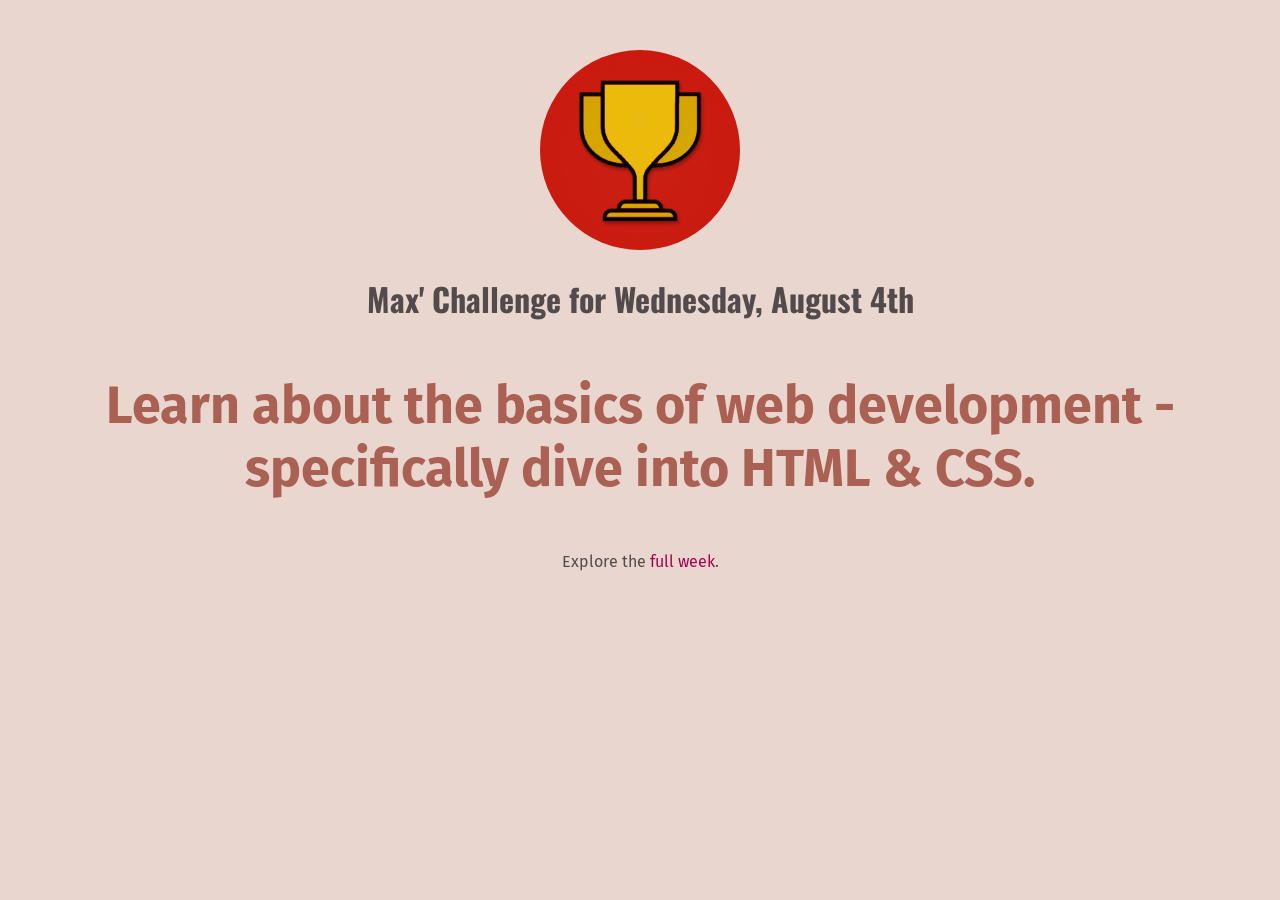
<file: 01-first-challenge/index.html>
<!DOCTYPE html>
<html lang="en">
  <head>
    <meta charset="UTF-8" />
    <meta name="viewport" content="width=device-width, initial-scale=1.0" />
    <link rel="preconnect" href="https://fonts.googleapis.com" />
    <link rel="preconnect" href="https://fonts.gstatic.com" crossorigin />
    <link
      href="https://fonts.googleapis.com/css2?family=Fira+Sans:wght@400;700&family=Oswald:wght@700&display=swap"
      rel="stylesheet"
    />
    <link rel="stylesheet" href="styles/shared.css" />
    <link rel="stylesheet" href="styles/daily-challenge.css" />
    <title>My Daily Challenge</title>
  </head>

  <body>
    <img src="images/challenges-trophy.jpg" alt="A tropy" />
    <h1>Max' Challenge for Wednesday, August 4th</h1>
    <p id="todays-challenge">
      Learn about the basics of web development - specifically dive into HTML &
      CSS.
    </p>
    <p>
      Explore the
      <a href="full-week.html">full week</a>.
    </p>
  </body>
</html>
</file>
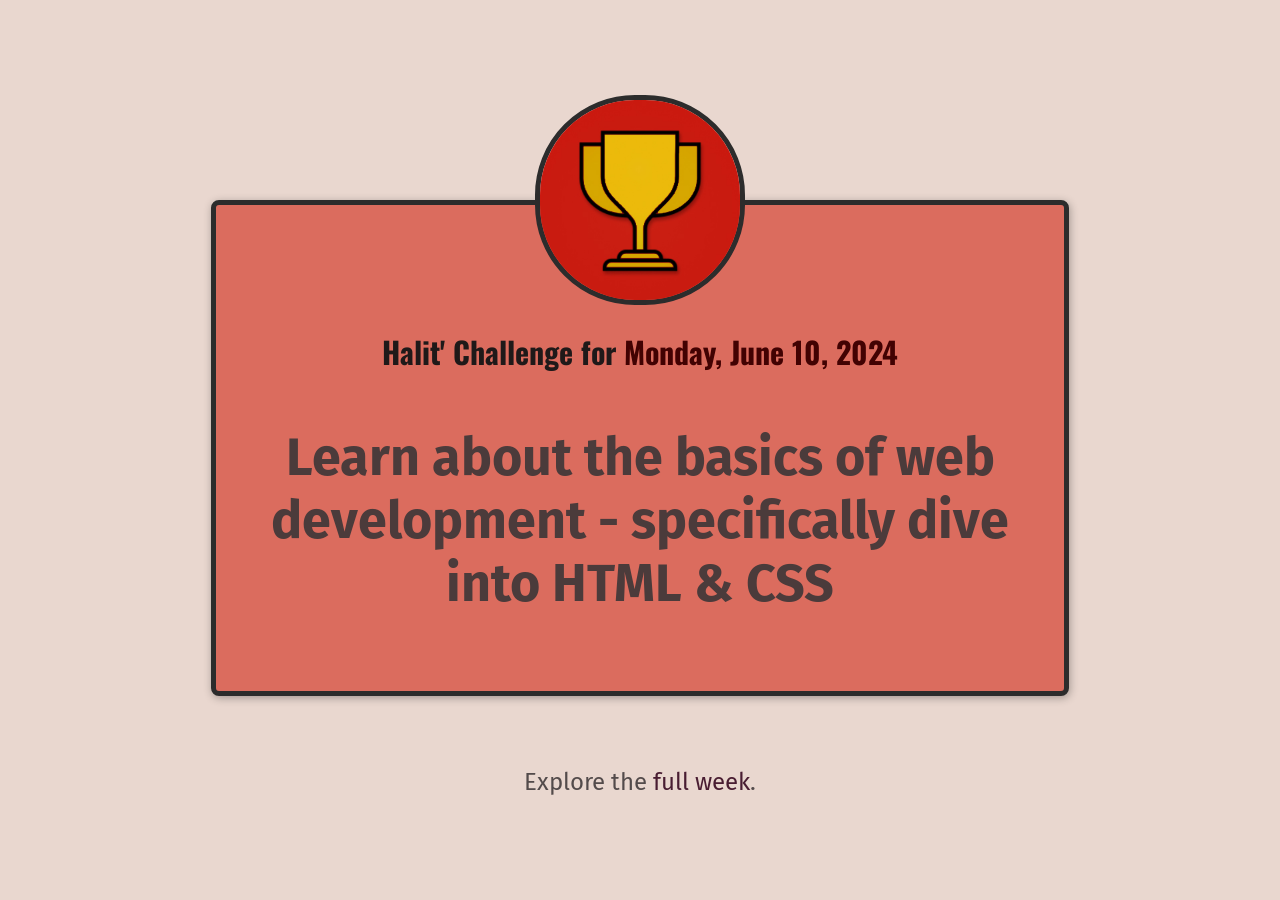
<file: 02-second-challenge/index.html>
<!DOCTYPE html>
<html lang="en">
  <head>
    <meta charset="UTF-8" />
    <meta name="viewport" content="width=device-width, initial-scale=1.0" />
    <link rel="preconnect" href="https://fonts.googleapis.com" />
    <link rel="preconnect" href="https://fonts.gstatic.com" crossorigin />
    <link
      href="https://fonts.googleapis.com/css2?family=Fira+Sans:wght@400;700&family=Oswald:wght@700&display=swap"
      rel="stylesheet"
    />
    <link rel="stylesheet" href="styles/shared.css" />
    <link rel="stylesheet" href="styles/daily-challenge.css" />
    <title>My Daily Challenge</title>
  </head>

  <body>
    <main>
      <img src="images/challenges-trophy.jpg" alt="A tropy" />
      <h1>Halit' Challenge for <span>Monday, June 10, 2024</span></h1>
      <p id="todays-challenge">
        Learn about the basics of web development - specifically dive into HTML
        & CSS
      </p>
    </main>
    <footer>
      <p>
        Explore the
        <a href="full-week.html">full week</a>.
      </p>
    </footer>
  </body>
</html>
</file>
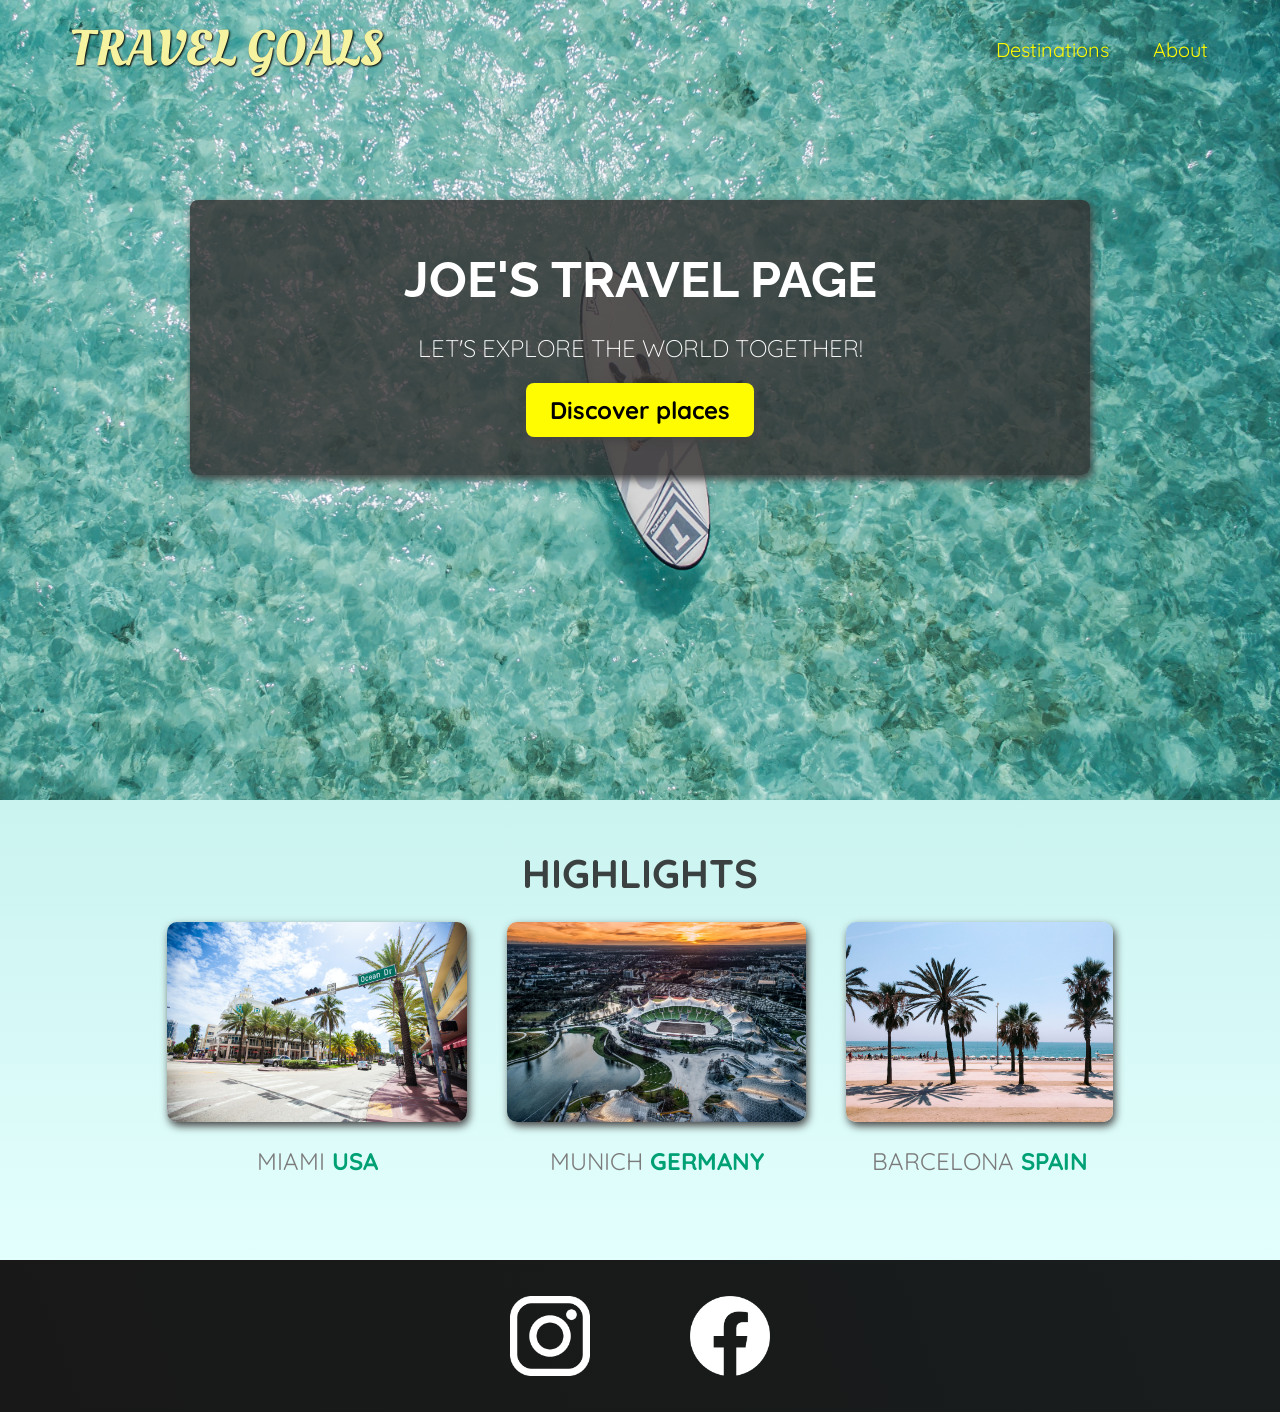
<file: 03-travel-page/index.html>
<!DOCTYPE html>
<html lang="en">
  <head>
    <meta charset="UTF-8" />
    <meta name="viewport" content="width=device-width, initial-scale=1.0" />
    <link
      href="https://fonts.googleapis.com/css2?family=Raleway:wght@700&family=Oleo+Script:wght@700&family=Quicksand:wght@300;500&display=swap"
      rel="stylesheet"
    />
    <link rel="stylesheet" href="shared.css" />
    <link rel="stylesheet" href="styles.css" />
    <title>Travel Goals</title>
  </head>

  <body>
    <header>
      <div id="page-logo">
        <a href="./index.html">Travel Goals</a>
      </div>
      <nav>
        <ul>
          <li><a href="./places.html">Destinations</a></li>
          <li><a href="">About</a></li>
        </ul>
      </nav>
    </header>
    <main>
      <section id="hero">
        <div id="hero-content">
          <h1>Joe's Travel Page</h1>
          <p>Let's explore the world together!</p>
          <a href="./places.html">Discover places</a>
        </div>
      </section>
      <section id="highlights">
        <h2>Highlights</h2>
        <ul id="destinations">
          <li class="destination">
            <img
              src="./images/places/miami.jpg"
              alt="Miami streets on sunny day"
            />
            <p>Miami <strong>USA</strong></p>
          </li>
          <li class="destination">
            <img
              src="./images/places/munich.jpg"
              alt="Munich stadium in winter"
            />
            <p>Munich <strong>Germany</strong></p>
          </li>
          <li class="destination">
            <img
              src="./images/places/barcelona.jpg"
              alt="Palm beach in Barcelona"
            />
            <p>Barcelona <strong>Spain</strong></p>
          </li>
        </ul>
      </section>
    </main>
    <footer>
      <ul>
        <li>
          <a href="https://www.instagram.com">
            <img src="./images/icons/insta.png" alt="Instagram logo" />
          </a>
        </li>
        <li>
          <a href="https://www.facebook.com">
            <img src="./images/icons/facebook.png" alt="Facebook logo" />
          </a>
        </li>
      </ul>
    </footer>
  </body>
</html>
</file>
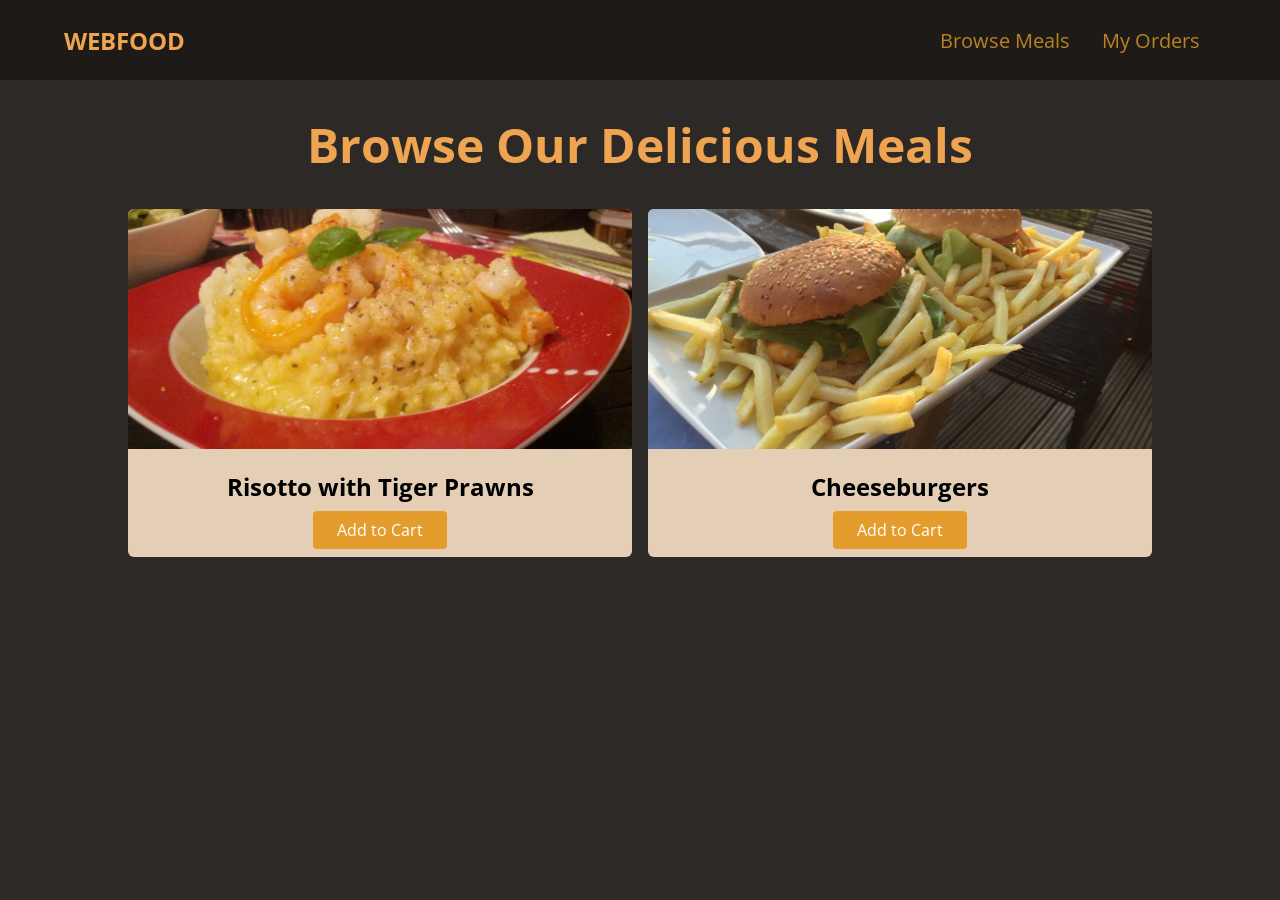
<file: 04-webfood/index.html>
<!DOCTYPE html>
<html lang="en">
  <head>
    <meta charset="UTF-8" />
    <meta name="viewport" content="width=device-width, initial-scale=1.0" />
    <link rel="preconnect" href="https://fonts.gstatic.com" />
    <link
      href="https://fonts.googleapis.com/css2?family=Open+Sans:wght@400;700&display=swap"
      rel="stylesheet"
    />
    <link rel="stylesheet" href="styles.css" />
    <title>WebFood</title>
  </head>
  <body>
    <header id="main-header">
      <a href="index.html" id="logo">WebFood</a>
      <nav>
        <ul>
          <li>
            <a href="">Browse Meals</a>
          </li>
          <li>
            <a href="">My Orders</a>
          </li>
        </ul>
      </nav>
      <a href="#side-drawer" class="menu-btn">
        <span></span>
        <span></span>
        <span></span>
      </a>
    </header>
    <aside id="side-drawer">
      <header>
        <a href="#" class="menu-btn">
          <span></span>
          <span></span>
          <span></span>
        </a>
      </header>
      <nav>
        <ul>
          <li>
            <a href="">Browse Meals</a>
          </li>
          <li>
            <a href="">My Orders</a>
          </li>
        </ul>
      </nav>
    </aside>
    <main>
      <h1>Browse Our Delicious Meals</h1>
      <section id="latest-products">
        <ul>
          <li class="food-item">
            <article>
              <img
                src="images/risotto.jpg"
                alt="Delicious risotto with tiger prawns"
              />
              <div class="food-item-content">
                <h2>Risotto with Tiger Prawns</h2>
                <a href="" class="btn">Add to Cart</a>
              </div>
            </article>
          </li>
          <li class="food-item">
            <article>
              <img
                src="images/cheeseburgers.jpg"
                alt="Classic cheeseburgers with fries"
              />
              <div class="food-item-content">
                <h2>Cheeseburgers</h2>
                <a href="" class="btn">Add to Cart</a>
              </div>
            </article>
          </li>
        </ul>
      </section>
    </main>
  </body>
</html>
</file>
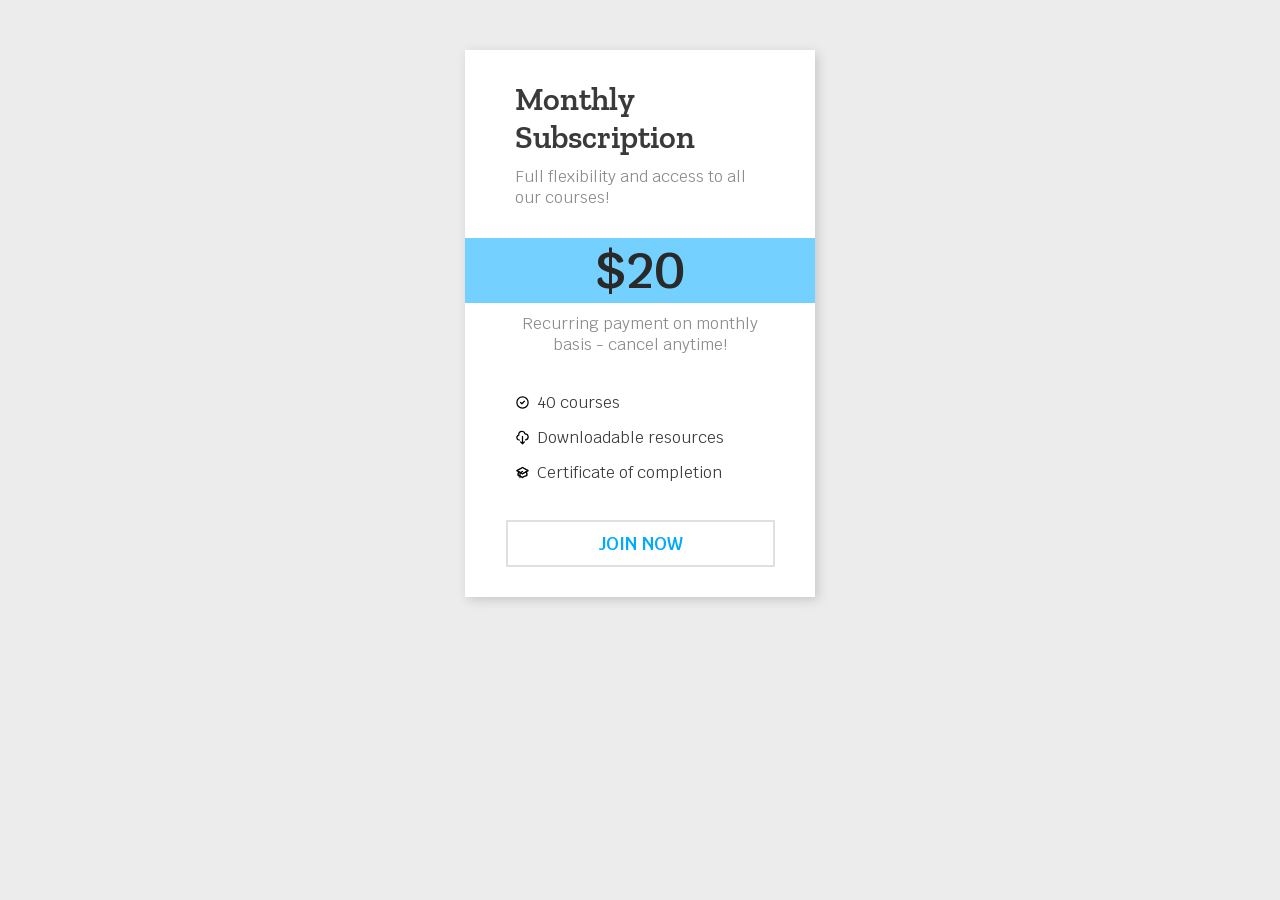
<file: card-design/index.html>
<!DOCTYPE html>
<html lang="en">
  <head>
    <meta charset="UTF-8" />
    <meta name="viewport" content="width=device-width, initial-scale=1.0" />
    <link rel="preconnect" href="https://fonts.googleapis.com" />
    <link rel="preconnect" href="https://fonts.gstatic.com" crossorigin />
    <link
      href="https://fonts.googleapis.com/css2?family=Krub:wght@400;600&family=Zilla+Slab:wght@400;600&display=swap"
      rel="stylesheet"
    />
    <link rel="stylesheet" href="styles.css" />
    <title>Card Design</title>
  </head>
  <body>
    <div class="card-container">
      <h1>Monthly Subscription</h1>
      <p class="card-info">Full flexibility and access to all our courses!</p>
      <p class="price">$20</p>
      <p class="price-info">
        Recurring payment on monthly basis - cancel anytime!
      </p>
      <div class="sub-details">
        <div class="sub-feature">
          <div class="icon">
            <svg
              class="w-6 h-6"
              fill="none"
              stroke="currentColor"
              viewBox="0 0 24 24"
              xmlns="http://www.w3.org/2000/svg"
            >
              <path
                stroke-linecap="round"
                stroke-linejoin="round"
                stroke-width="2"
                d="M9 12l2 2 4-4m6 2a9 9 0 11-18 0 9 9 0 0118 0z"
              ></path>
            </svg>
          </div>
          <p class="sub-feature-text">40 courses</p>
        </div>
        <div class="sub-feature">
          <div class="icon">
            <svg
              class="w-6 h-6"
              fill="none"
              stroke="currentColor"
              viewBox="0 0 24 24"
              xmlns="http://www.w3.org/2000/svg"
            >
              <path
                stroke-linecap="round"
                stroke-linejoin="round"
                stroke-width="2"
                d="M7 16a4 4 0 01-.88-7.903A5 5 0 1115.9 6L16 6a5 5 0 011 9.9M9 19l3 3m0 0l3-3m-3 3V10"
              ></path>
            </svg>
          </div>
          <p class="sub-feature-text">Downloadable resources</p>
        </div>
        <div class="sub-feature">
          <div class="icon">
            <svg
              class="w-6 h-6"
              fill="none"
              stroke="currentColor"
              viewBox="0 0 24 24"
              xmlns="http://www.w3.org/2000/svg"
            >
              <path d="M12 14l9-5-9-5-9 5 9 5z"></path>
              <path
                d="M12 14l6.16-3.422a12.083 12.083 0 01.665 6.479A11.952 11.952 0 0012 20.055a11.952 11.952 0 00-6.824-2.998 12.078 12.078 0 01.665-6.479L12 14z"
              ></path>
              <path
                stroke-linecap="round"
                stroke-linejoin="round"
                stroke-width="2"
                d="M12 14l9-5-9-5-9 5 9 5zm0 0l6.16-3.422a12.083 12.083 0 01.665 6.479A11.952 11.952 0 0012 20.055a11.952 11.952 0 00-6.824-2.998 12.078 12.078 0 01.665-6.479L12 14zm-4 6v-7.5l4-2.222"
              ></path>
            </svg>
          </div>
          <p class="sub-feature-text">Certificate of completion</p>
        </div>
      </div>
      <div class="button-container">
        <a class="button" href="">Join now</a>
      </div>
    </div>
  </body>
</html>
</file>
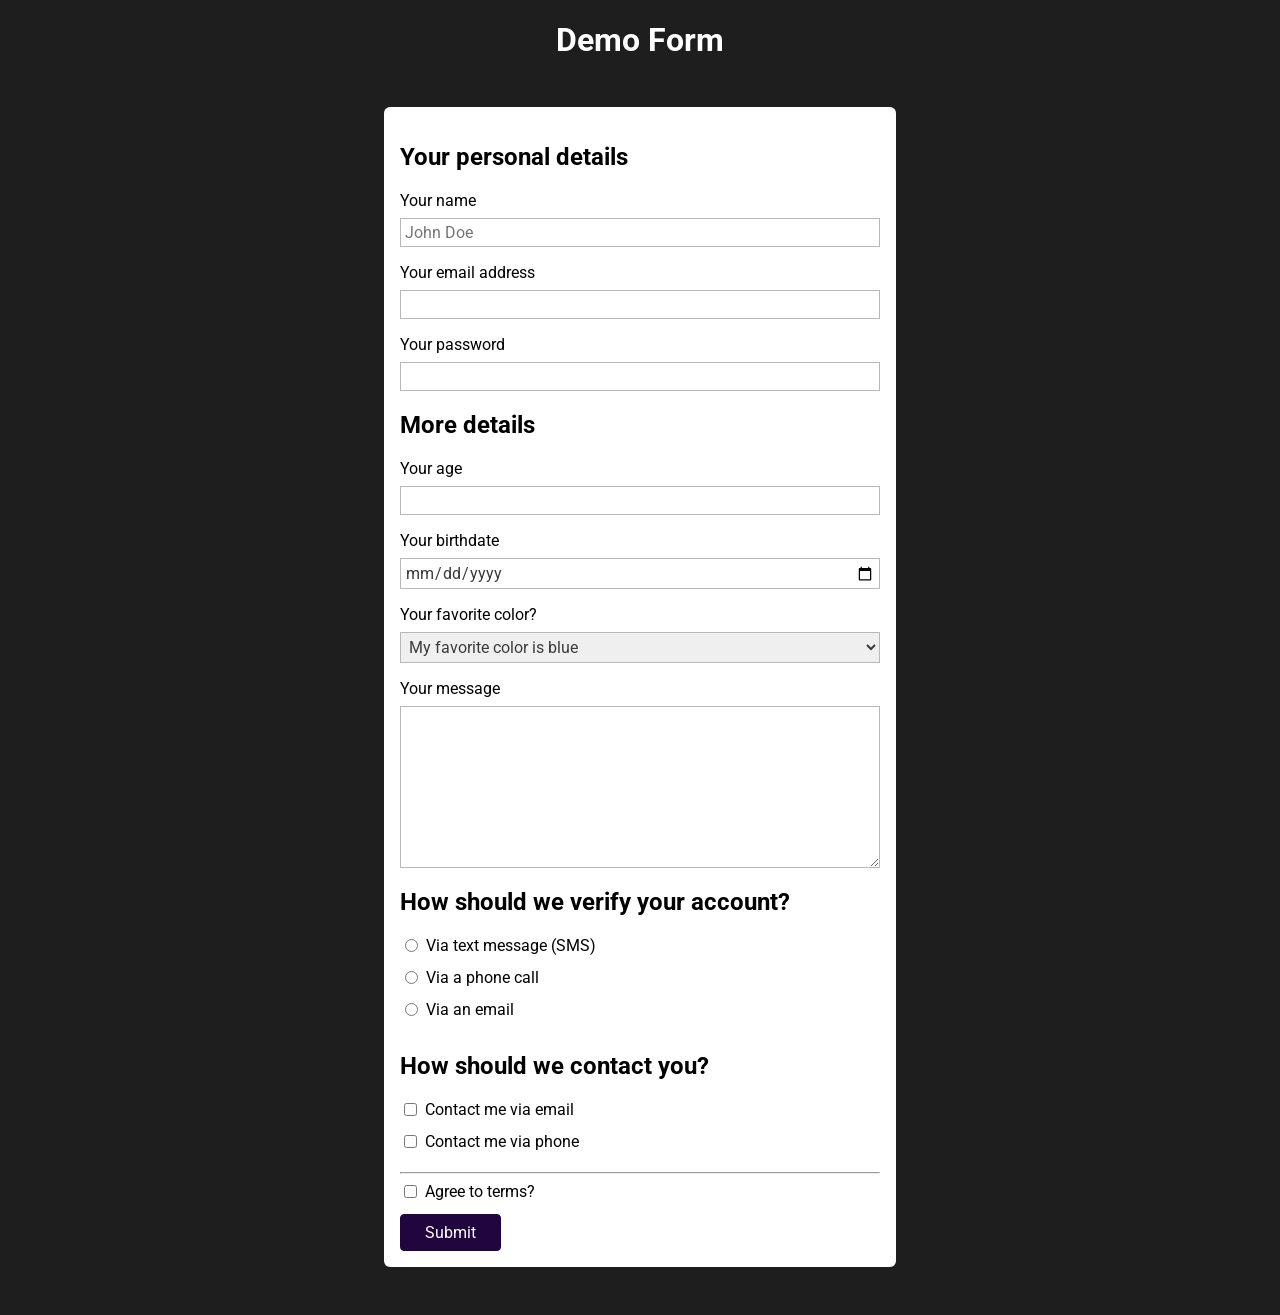
<file: 06-form-site/basics/index.html>
<!DOCTYPE html>
<html lang="en">
  <head>
    <meta charset="UTF-8" />
    <meta name="viewport" content="width=device-width, initial-scale=1.0" />
    <link rel="preconnect" href="https://fonts.gstatic.com" />
    <link
      href="https://fonts.googleapis.com/css2?family=Roboto:wght@400;700&display=swap"
      rel="stylesheet"
    />
    <link rel="stylesheet" href="styles.css" />
    <title>HTML Forms</title>
  </head>
  <body>
    <header>
      <h1>Demo Form</h1>
    </header>
    <main>
      <form action="/" method="GET">
        <section>
          <h2>Your personal details</h2>
          <ul>
            <li>
              <label for="username">Your name</label>
              <input
                type="text"
                name="user-name"
                id="username"
                required
                placeholder="John Doe"
              />
            </li>
            <li>
              <label for="useremail">Your email address</label>
              <input type="email" name="user-email" id="useremail" required />
            </li>
            <li>
              <label for="userpassword">Your password</label>
              <input
                type="password"
                name="user-password"
                id="userpassword"
                required
                minlength="7"
              />
            </li>
          </ul>
        </section>

        <section>
          <h2>More details</h2>
          <ul>
            <li>
              <label for="userage">Your age</label>
              <input
                type="number"
                step="1"
                name="user-age"
                id="userage"
                required
                min="18"
                max="100"
              />
            </li>
            <li>
              <label for="birthdate">Your birthdate</label>
              <input
                type="date"
                id="birthdate"
                name="user-birthdate"
                required
                min="1921-01-01"
                max="2003-01-01"
              />
            </li>
            <li>
              <label for="favorite-color">Your favorite color?</label>
              <select id="favorite-color" name="favorite-color">
                <option value="blue">My favorite color is blue</option>
                <option value="black">Black</option>
                <option value="red">Red</option>
              </select>
            </li>
          </ul>
        </section>

        <section>
          <label for="usermessage">Your message</label>
          <textarea
            id="usermessage"
            name="user-message"
            required
            rows="8"
          ></textarea>
        </section>

        <section>
          <h2>How should we verify your account?</h2>
          <ul>
            <li class="form-control-inline">
              <input
                type="radio"
                name="verify"
                id="verify-text-message"
                value="text-message"
                required
              />
              <label for="verify-text-message">Via text message (SMS)</label>
            </li>
            <li class="form-control-inline">
              <input
                type="radio"
                name="verify"
                id="verify-phone"
                value="phone"
                required
              />
              <label for="verify-phone">Via a phone call</label>
            </li>
            <li class="form-control-inline">
              <input
                type="radio"
                name="verify"
                id="verify-email"
                value="email"
                required
              />
              <label for="verify-email">Via an email</label>
            </li>
          </ul>
        </section>

        <section>
          <h2>How should we contact you?</h2>
          <ul>
            <li class="form-control-inline">
              <input
                type="checkbox"
                id="contact-email"
                name="contact"
                value="email"
              />
              <label for="contact-email">Contact me via email</label>
            </li>
            <li class="form-control-inline">
              <input
                type="checkbox"
                id="contact-phone"
                name="contact"
                value="phone"
              />
              <label for="contact-phone">Contact me via phone</label>
            </li>
          </ul>
        </section>

        <hr />

        <section>
          <div class="form-control-inline">
            <input type="checkbox" id="agree-terms" name="terms" />
            <label for="agree-terms">Agree to terms?</label>
          </div>
        </section>

        <section>
          <button type="submit">Submit</button>
        </section>
      </form>
    </main>
  </body>
</html>
</file>
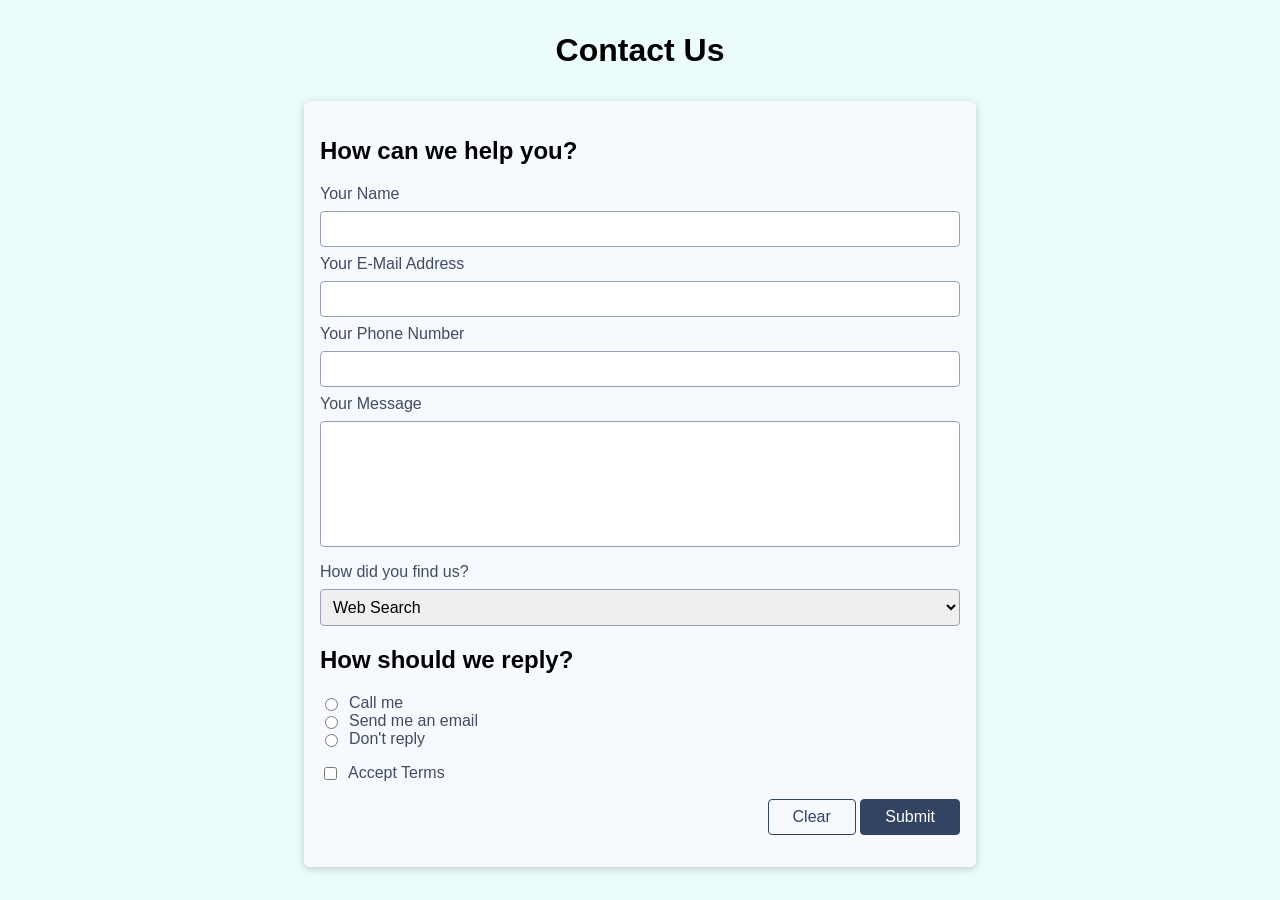
<file: 06-form-site/challenge-form/index.html>
<!DOCTYPE html>
<html lang="en">
  <head>
    <meta charset="UTF-8" />
    <meta name="viewport" content="width=device-width, initial-scale=1.0" />
    <link rel="stylesheet" href="styles.css" />
    <title>Forms Challenge</title>
  </head>
  <body>
    <header>
      <h1>Contact Us</h1>
    </header>
    <main>
      <form action="/challenge" method="GET">
        <section>
          <h2>How can we help you?</h2>
          <ul>
            <li>
              <label for="username">Your Name</label>
              <input type="text" id="username" name="username" required />
            </li>
            <li>
              <label for="email">Your E-Mail Address</label>
              <input type="email" id="email" name="email" required />
            </li>
            <li>
              <label for="phone">Your Phone Number</label>
              <input
                type="tel"
                id="phone"
                name="phone"
                required
                minlength="5"
              />
            </li>
            <li>
              <label for="message">Your Message</label>
              <textarea
                id="message"
                name="message"
                required
                minlength="10"
                maxlength="200"
                rows="6"
              ></textarea>
            </li>
          </ul>
        </section>

        <section>
          <label for="channel">How did you find us?</label>
          <select name="channel" id="channel" required>
            <option value="search">Web Search</option>
            <option value="word-of-mouth">Word of Mouth</option>
            <option value="other">Other</option>
          </select>
        </section>

        <section>
          <h2>How should we reply?</h2>
          <ul>
            <li class="inline-control">
              <input
                type="radio"
                name="reply"
                id="reply-phone"
                value="phone"
                required
              />
              <label for="reply-phone">Call me</label>
            </li>
            <li class="inline-control">
              <input
                type="radio"
                name="reply"
                id="reply-email"
                value="email"
                required
              />
              <label for="reply-email">Send me an email</label>
            </li>
            <li class="inline-control">
              <input
                type="radio"
                name="reply"
                id="reply-none"
                value="none"
                required
              />
              <label for="reply-none">Don't reply</label>
            </li>
          </ul>
        </section>

        <section class="inline-control">
          <input
            type="checkbox"
            name="accept-terms"
            id="accept-terms"
            required
          />
          <label for="accept-terms">Accept Terms</label>
        </section>

        <section id="form-actions">
          <button type="reset" class="btn-empty">Clear</button>
          <button type="submit" class="btn-filled">Submit</button>
        </section>
      </form>
    </main>
  </body>
</html>
</file>
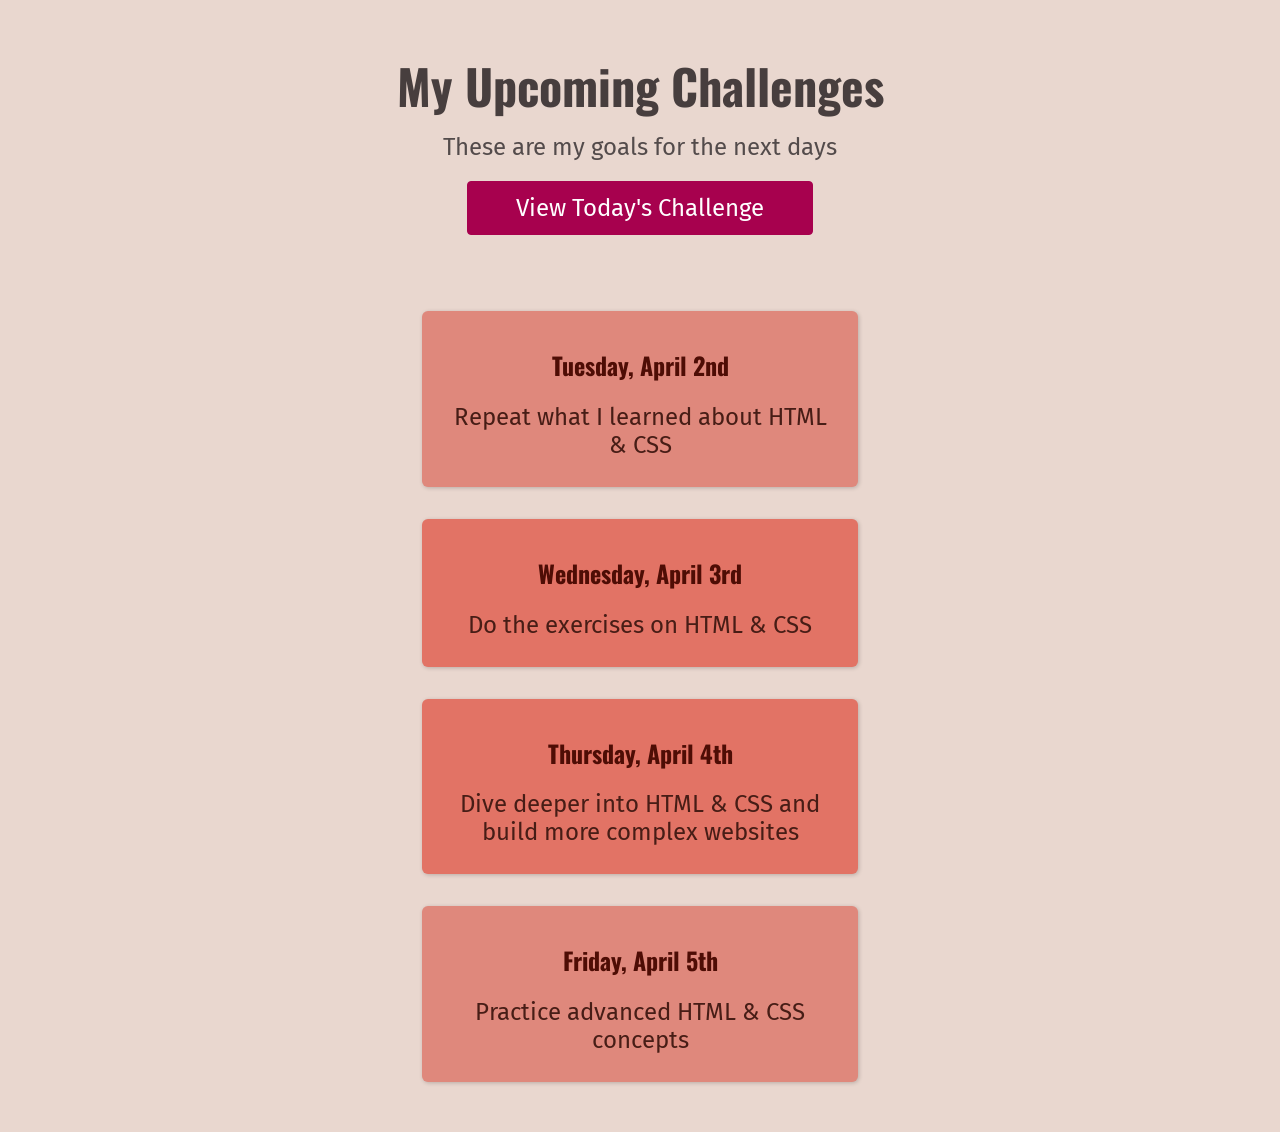
<file: 02-second-challenge/full-week.html>
<!DOCTYPE html>
<html lang="en">
  <head>
    <meta charset="UTF-8" />
    <meta name="viewport" content="width=device-width, initial-scale=1.0" />
    <link rel="preconnect" href="https://fonts.googleapis.com" />
    <link rel="preconnect" href="https://fonts.gstatic.com" crossorigin />
    <link
      href="https://fonts.googleapis.com/css2?family=Fira+Sans:wght@400;700&family=Oswald:wght@700&display=swap"
      rel="stylesheet"
    />
    <link rel="stylesheet" href="styles/shared.css" />
    <link rel="stylesheet" href="styles/full-week.css" />
    <title>My Upcoming Challenges</title>
  </head>

  <body>
    <header>
      <h1>My Upcoming Challenges</h1>
      <p id="description">These are my goals for the next days</p>
      <a href="index.html">View Today's Challenge</a>
    </header>
    <main>
      <ol>
        <li>
          <h2>Tuesday, April 2nd</h2>
          <p>Repeat what I learned about HTML & CSS</p>
        </li>
        <li class="highlight-goal">
          <h2>Wednesday, April 3rd</h2>
          <p>Do the exercises on HTML & CSS</p>
        </li>
        <li class="highlight-goal">
          <h2>Thursday, April 4th</h2>
          <p>Dive deeper into HTML & CSS and build more complex websites</p>
        </li>
        <li>
          <h2>Friday, April 5th</h2>
          <p>Practice advanced HTML & CSS concepts</p>
        </li>
      </ol>
    </main>
  </body>
</html>
</file>
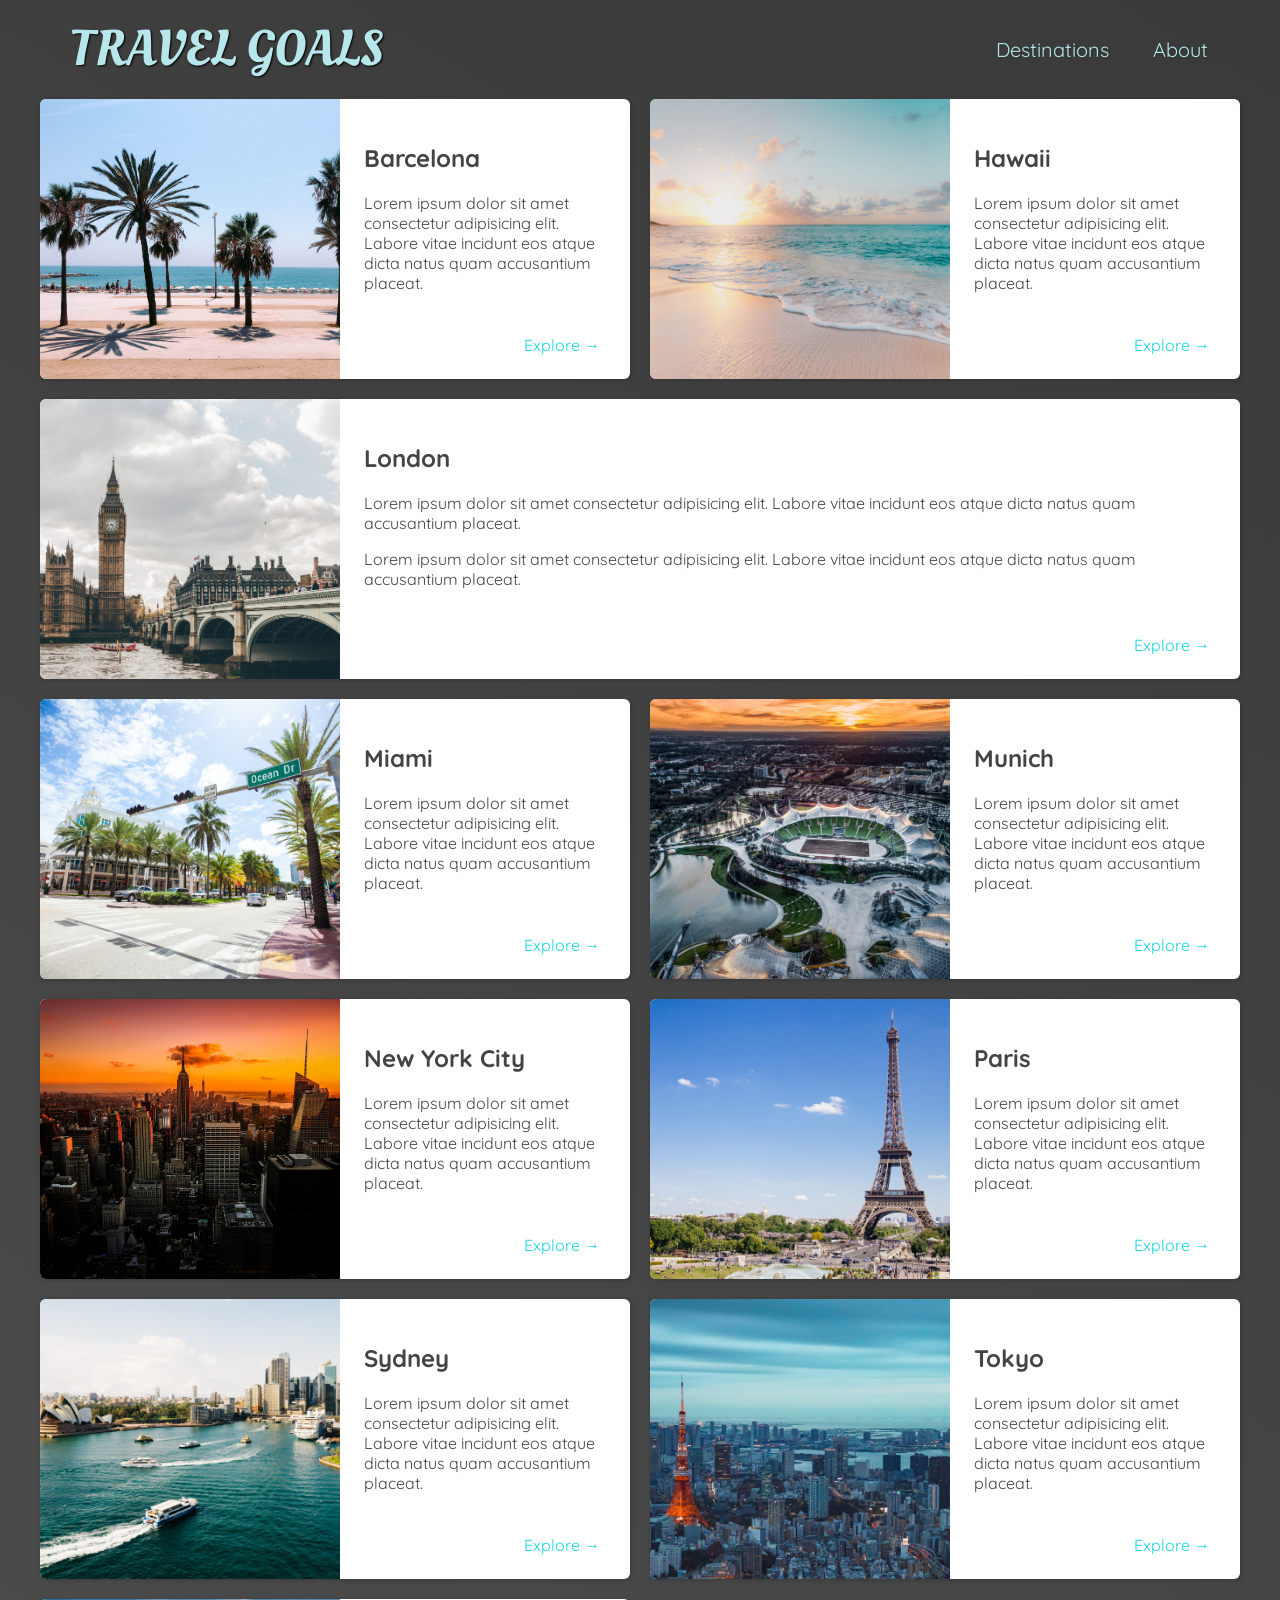
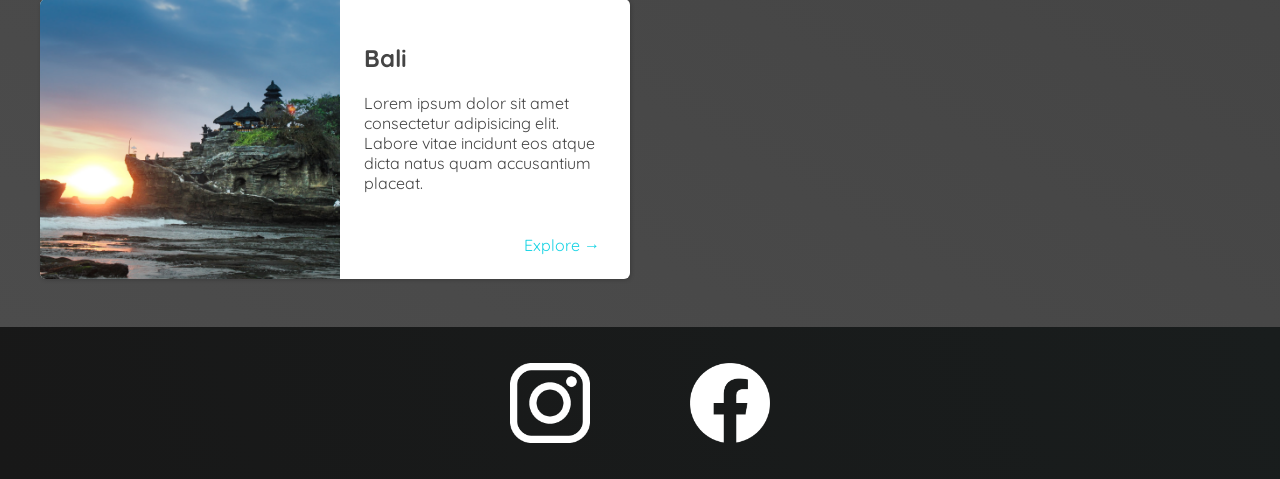
<file: 03-travel-page/places.html>
<!DOCTYPE html>
<html lang="en">
  <head>
    <meta charset="UTF-8" />
    <meta name="viewport" content="width=device-width, initial-scale=1.0" />
    <link
      href="https://fonts.googleapis.com/css2?family=Raleway:wght@700&family=Oleo+Script:wght@700&family=Quicksand:wght@300;500&display=swap"
      rel="stylesheet"
    />
    <link rel="stylesheet" href="./shared.css" />
    <link rel="stylesheet" href="./places.css" />
    <title>Travel Goals</title>
  </head>
  <body>
    <header>
      <div id="page-logo">
        <a href="./index.html">Travel Goals</a>
      </div>
      <nav>
        <ul>
          <li><a href="./places.html">Destinations</a></li>
          <li><a href="">About</a></li>
        </ul>
      </nav>
    </header>
    <main>
      <ul>
        <li>
          <img src="./images/places/barcelona.jpg" alt="City of Barcelona" />
          <div class="item-content">
            <div>
              <h2>Barcelona</h2>
              <p>
                Lorem ipsum dolor sit amet consectetur adipisicing elit. Labore
                vitae incidunt eos atque dicta natus quam accusantium placeat.
              </p>
            </div>
            <div class="actions">
              <a href="https://en.wikipedia.org/wiki/Barcelona">Explore &#x2192</a>
            </div>
          </div>
        </li>
        <li>
          <img src="./images/places/hawaii.jpg" alt="Hawaii beach" />
          <div class="item-content">
            <div>
              <h2>Hawaii</h2>
              <p>
                Lorem ipsum dolor sit amet consectetur adipisicing elit. Labore
                vitae incidunt eos atque dicta natus quam accusantium placeat.
              </p>
            </div>
            <div class="actions">
              <a href="https://en.wikipedia.org/wiki/Hawaii">Explore &#x2192</a>
            </div>
          </div>
        </li>
        <li>
          <img src="./images/places/london.jpg" alt="London city" />
          <div class="item-content">
            <div>
              <h2>London</h2>
              <p>
                Lorem ipsum dolor sit amet consectetur adipisicing elit. Labore
                vitae incidunt eos atque dicta natus quam accusantium placeat.
              </p>
              <p>
                Lorem ipsum dolor sit amet consectetur adipisicing elit. Labore
                vitae incidunt eos atque dicta natus quam accusantium placeat.
              </p>
            </div>
            <div class="actions">
              <a href="https://en.wikipedia.org/wiki/London">Explore &#x2192</a>
            </div>
          </div>
        </li>
        <li>
          <img src="./images/places/miami.jpg" alt="Miami streets" />
          <div class="item-content">
            <div>
              <h2>Miami</h2>
              <p>
                Lorem ipsum dolor sit amet consectetur adipisicing elit. Labore
                vitae incidunt eos atque dicta natus quam accusantium placeat.
              </p>
            </div>
            <div class="actions">
              <a href="https://en.wikipedia.org/wiki/Miami">Explore &#x2192</a>
            </div>
          </div>
        </li>
        <li>
          <img src="./images/places/munich.jpg" alt="Munich football stadium" />
          <div class="item-content">
            <div>
              <h2>Munich</h2>
              <p>
                Lorem ipsum dolor sit amet consectetur adipisicing elit. Labore
                vitae incidunt eos atque dicta natus quam accusantium placeat.
              </p>
            </div>
            <div class="actions">
              <a href="https://en.wikipedia.org/wiki/Munich">Explore &#x2192</a>
            </div>
          </div>
        </li>
        <li>
          <img
            src="./images/places/new-york-city.jpg"
            alt="New York City skyline"
          />
          <div class="item-content">
            <div>
              <h2>New York City</h2>
              <p>
                Lorem ipsum dolor sit amet consectetur adipisicing elit. Labore
                vitae incidunt eos atque dicta natus quam accusantium placeat.
              </p>
            </div>
            <div class="actions">
              <a href="https://en.wikipedia.org/wiki/New_York_City">Explore &#x2192</a>
            </div>
          </div>
        </li>
        <li>
          <img src="./images/places/paris.jpg" alt="Paris city" />
          <div class="item-content">
            <div>
              <h2>Paris</h2>
              <p>
                Lorem ipsum dolor sit amet consectetur adipisicing elit. Labore
                vitae incidunt eos atque dicta natus quam accusantium placeat.
              </p>
            </div>
            <div class="actions">
              <a href="https://en.wikipedia.org/wiki/Paris">Explore &#x2192</a>
            </div>
          </div>
        </li>
        <li>
          <img src="./images/places/sydney.jpg" alt="Sydney beach" />
          <div class="item-content">
            <div>
              <h2>Sydney</h2>
              <p>
                Lorem ipsum dolor sit amet consectetur adipisicing elit. Labore
                vitae incidunt eos atque dicta natus quam accusantium placeat.
              </p>
            </div>
            <div class="actions">
              <a href="https://en.wikipedia.org/wiki/Sydney">Explore &#x2192</a>
            </div>
          </div>
        </li>
        <li>
          <img src="./images/places/tokyo.jpg" alt="Tokyo skyline" />
          <div class="item-content">
            <div>
              <h2>Tokyo</h2>
              <p>
                Lorem ipsum dolor sit amet consectetur adipisicing elit. Labore
                vitae incidunt eos atque dicta natus quam accusantium placeat.
              </p>
            </div>
            <div class="actions">
              <a href="https://en.wikipedia.org/wiki/Tokyo">Explore &#x2192</a>
            </div>
          </div>
        </li>
        <li>
          <img src="./images/places/bali.jpg" alt="Bali beach" />
          <div class="item-content">
            <div>
              <h2>Bali</h2>
              <p>
                Lorem ipsum dolor sit amet consectetur adipisicing elit. Labore
                vitae incidunt eos atque dicta natus quam accusantium placeat.
              </p>
            </div>
            <div class="actions">
              <a href="https://en.wikipedia.org/wiki/Bali">Explore &#x2192</a>
            </div>
          </div>
        </li>
      </ul>
    </main>
    <footer>
      <ul>
        <li>
          <a href="https://www.instagram.com">
            <img src="./images/icons/insta.png" alt="Instagram logo"
          /></a>
        </li>
        <li>
          <a href="https://www.facebook.com">
            <img src="./images/icons/facebook.png" alt="Facebook logo"
          /></a>
        </li>
      </ul>
    </footer>
  </body>
</html>
</file>
<file: 01-first-challenge/styles/shared.css>
body {
  background-color: rgb(233, 215, 207);
  text-align: center;
  color: rgb(83, 75, 75);
}

h1 {
  font-family: 'Oswald', sans-serif;
}

p {
  font-family: 'Fira Sans', sans-serif;
}

a {
  font-family: 'Fira Sans', sans-serif;
  text-decoration: none;
  color: rgb(167, 1, 78);
}

a:hover {
  text-decoration: underline;
}
</file>
<file: 01-first-challenge/styles/daily-challenge.css>
body {
  margin: 50px;
}

img {
  width: 200px;
  height: 200px;
  border-radius: 100px;
}

#todays-challenge {
  color: rgb(170, 96, 83);
  font-weight: bold;
  font-size: 52px;
}
</file>
<file: 02-second-challenge/styles/shared.css>
body {
  text-align: center;
  background-color: rgb(233, 215, 207);
  color: rgb(83, 75, 75);
  margin: 50px;
}

h1 {
  font-family: 'Oswald', sans-serif;
}

p {
  font-family: 'Fira Sans', sans-serif;
  font-size: 24px;
}

a {
  font-family: 'Fira Sans', sans-serif;
  color: rgb(167, 1, 78);
  text-decoration: none;
}

a:hover {
  text-decoration: underline;
}
</file>
<file: 02-second-challenge/styles/daily-challenge.css>
main {
  width: 800px;
  margin: 200px auto 72px auto;
  background-color: rgb(219, 108, 94);
  padding: 24px;
  border: 5px solid rgb(44, 44, 44);
  border-radius: 8px;
  box-shadow: 1px 2px 8px rgba(0, 0, 0, 0.3);
}

img {
  width: 200px;
  height: 200px;
  border-radius: 100px;
  border: 5px solid rgb(44, 44, 44);
  margin-top: -134px;
}

h1 {
  font-size: 30px;
  color: rgb(31, 25, 25);
}

a {
  color: rgb(73, 29, 50);
}

span {
  color: rgb(66, 2, 2);
}

#todays-challenge {
  color: rgb(75, 59, 59);
  font-weight: bold;
  font-size: 52px;
}
</file>
<file: 03-travel-page/shared.css>
body {
  font-family: 'Quicksand', sans-serif;
  margin: 0;
}

ul {
  list-style: none;
  margin: 0;
  padding: 0;
}

header {
  display: flex;
  justify-content: space-between;
  align-items: center;
  padding: 15px 60px;
  position: absolute;
  width: 100%;
  top: 0;
  left: 0;
  box-sizing: border-box;
}

#page-logo a {
  padding: 10px;
  font-family: 'Oleo Script', sans-serif;
  color: rgb(245, 243, 160);
  font-size: 50px;
  text-decoration: none;
  text-transform: uppercase;
  text-shadow: 1px 1px 2px rgb(0, 0, 0);
}

header ul {
  display: flex;
}

header li {
  margin-left: 20px;
}

header a {
  color: rgb(255, 251, 0);
  text-decoration: none;
  font-size: 20px;
  padding: 12px;
  text-shadow: 1px 1px 2px rgba(0, 0, 0, 0.2);
  border-radius: 6px;
}

header a:hover {
  color: rgb(77, 77, 77);
  background-color: rgb(255, 251, 0);
}

footer {
  background: linear-gradient(70deg, rgb(24, 24, 24), rgb(25, 29, 29));
  padding: 36px 0;
}

footer ul {
  display: flex;
  justify-content: center;
  /* padding: 40px; */
}

footer li {
  width: 80px;
  height: 80px;
  margin: 0 50px;
}

footer img {
  width: 100%;
  height: 100%;
}
</file>
<file: 03-travel-page/styles.css>
#hero {
  height: 800px;
  background-image: url('images/places/ocean.jpg');
  background-position: center;
  background-size: cover;
}

#hero-content {
  width: 900px;
  background-color: rgba(51, 47, 47, 0.8);
  box-shadow: 2px 4px 8px rgb(68, 67, 67);
  border-radius: 8px;
  text-align: center;
  padding: 50px 0;
  margin: 0 auto;
  position: relative;
  top: 200px;
}

#hero-content h1 {
  color: white;
  text-transform: uppercase;
  font-size: 50px;
  font-family: 'Raleway', sans-serif;
  margin: 0;
}

#hero-content p {
  color: white;
  text-transform: uppercase;
  font-size: 24px;
  font-weight: 300;
  margin-bottom: 32px;
}

#hero-content a {
  text-decoration: none;
  background-color: rgb(255, 251, 0);
  padding: 12px 24px;
  color: black;
  font-size: 24px;
  font-weight: bold;
  border-radius: 8px;
  box-shadow: 2px 4px 8px rgb(68, 67, 67);
}

#hero-content a:hover {
  background-color: rgb(255, 238, 0);
}

#highlights {
  padding: 24px;
  background: linear-gradient(0deg, rgb(227, 255, 253), rgb(202, 243, 240));
}

#highlights h2 {
  text-transform: uppercase;
  text-align: center;
  font-size: 40px;
  color: rgb(59, 65, 64);
  margin: 24px 0;
}

#destinations {
  display: flex;
  justify-content: center;
  width: 90%;
  margin: auto;
  margin-bottom: 40px;
}

.destination {
  margin: 0 20px;
  text-transform: uppercase;
}

.destination p {
  text-align: center;
  font-size: 24px;
  color: rgb(124, 123, 123);
  margin: 20px 0;
}

.destination img {
  height: 200px;
  width: 100%;
  box-shadow: 2px 4px 8px rgb(68, 67, 67);
  border-radius: 10px;
  object-fit: cover;
}

.destination strong {
  color: rgb(0, 160, 117);
}
</file>
<file: 04-webfood/styles.css>
body {
  font-family: 'Open Sans', sans-serif;
  margin: 0;
  background-color: rgb(44, 41, 38);
}

a {
  text-decoration: none;
}

#main-header {
  height: 5rem;
  display: flex;
  justify-content: space-between;
  align-items: center;
  background-color: rgb(29, 26, 24);
  padding: 0 5%;
}

#logo {
  font-size: 1.5rem;
  font-weight: bold;
  color: rgb(238, 164, 80);
  text-transform: uppercase;
}

.menu-btn {
  width: 3rem;
  height: 3rem;
  display: flex;
  flex-direction: column;
  justify-content: space-around;
  display: none;
}

.menu-btn span {
  width: 100%;
  height: 3px;
  background-color: white;
}

#main-header ul {
  list-style: none;
  display: flex;
  margin: 0;
  padding: 0;
}

#main-header li {
  margin: 0 1rem;
}

#main-header nav a {
  color: rgb(185, 131, 31);
  font-size: 1.25rem;
}

#main-header nav a:hover {
  color: rgb(228, 163, 44);
}

#side-drawer {
  width: 100%;
  height: 100%;
  background-color: rgb(29, 26, 27);
  position: fixed;
  top: 0;
  left: 0;
  display: none;
}

#side-drawer:target {
  display: block;
}

#side-drawer header {
  height: 5rem;
  display: flex;
  justify-content: flex-end;
  align-items: center;
  padding: 0 5%;
}

#side-drawer ul {
  list-style: none;
  margin: 0;
  padding: 4rem 1rem;
  display: flex;
  flex-direction: column;
  align-items: center;
}

#side-drawer li {
  margin: 1rem 0;
}

#side-drawer a {
  color: rgb(253, 239, 213);
  font-size: 2rem;
}

main h1 {
  text-align: center;
  color: rgb(238, 164, 80);
  font-size: 3rem;
}

#latest-products {
  width: 80%;
  margin: 2rem auto;
}

#latest-products ul {
  display: grid;
  grid-template-columns: 1fr 1fr;
  gap: 1rem;
  margin: 0;
  padding: 0;
  list-style: none;
}

.food-item {
  background-color: rgb(228, 206, 182);
  border-radius: 6px;
  overflow: hidden;
}

.food-item img {
  height: 15rem;
  width: 100%;
  object-fit: cover;
}

.food-item-content {
  padding: 1rem;
  text-align: center;
}

.food-item h2 {
  margin: 0 0 1rem 0;
}

.btn {
  background-color: rgb(228, 157, 44);
  color: white;
  border-radius: 4px;
  padding: 0.5rem 1.5rem;
}

.btn:hover {
  background-color: rgb(221, 134, 34);
}

@media (max-width: 48rem) {
  #main-header nav {
    display: none;
  }

  .menu-btn {
    display: flex;
  }

  main h1 {
    font-size: 1.5rem;
  }

  #latest-products ul {
    grid-template-columns: 100%;
  }
}
</file>
<file: card-design/styles.css>
html {
  --color-grey-100: rgb(236, 236, 236);
  --color-grey-400: rgb(139, 139, 139);
  --color-grey-600: rgb(58, 58, 58);
  --color-grey-900: rgb(41, 41, 41);

  --color-primary-300: rgb(115, 208, 255);
  --color-primary-700: rgb(0, 170, 255);

  --size-1: 18px;
  --size-5: 50px;

  background-color: var(--color-grey-100);
  font-family: 'Krub', sans-serif;
  font-weight: 400;
}

.card-container {
  background-color: rgb(255, 255, 255);
  width: 350px;
  margin: 50px auto;
  box-shadow: 3px 3px 10px rgb(201, 200, 200);
  transition: transform 0.5s ease-out;
}

.card-container:hover {
  transform: scale(1.05);
}

h1 {
  color: var(--color-grey-600);
  text-align: left;
  padding: 30px 50px 0px 50px;
  margin: 10px 0;
  font-family: 'Zilla Slab', serif;
  font-weight: 600;
}

.card-info {
  color: var(--color-grey-400);
  text-align: left;
  padding: 0 50px;
  margin: 10px 0 30px 0;
}

.price {
  color: var(--color-grey-900);
  background-color: var(--color-primary-300);
  text-align: center;
  margin: 30px auto 10px auto;
  font-size: var(--size-5);
  font-weight: 600;
}

.price-info {
  color: var(--color-grey-400);
  text-align: center;
  margin: 10px 0 30px 0;
  padding: 0 50px;
}

.sub-details {
  width: 300px;
  margin: 30px 50px;
}

.sub-feature {
  display: flex;
}

.icon {
  display: flex;
  width: 15px;
}

.sub-feature-text {
  color: var(--color-grey-600);
  padding: 2px;
  margin: 5px;
}

.button-container {
  text-align: center;
  margin: 30px 0 0 0;
}

.button {
  color: var(--color-primary-700);
  text-decoration: none;
  text-transform: uppercase;
  display: inline-block;
  width: 70%;
  padding: 10px;
  margin: 0 0 30px 0;
  border: 2px solid rgb(224, 224, 224);
  font-size: var(--size-1);
  font-weight: 600;
  transition: background-color 0.5s ease-out;
}

.button:hover {
  color: white;
  background-color: var(--color-primary-700);
  border: 2px solid rgb(255, 255, 255);
}
</file>
<file: 06-form-site/basics/styles.css>
body {
  background-color: rgb(31, 30, 30);
  font-family: 'Roboto', sans-serif;
}

h1 {
  text-align: center;
  color: white;
}

ul {
  list-style: none;
  margin: 0;
  padding: 0;
}

form {
  width: 30rem;
  margin: 3rem auto;
  background-color: rgb(255, 255, 255);
  padding: 1rem;
  border-radius: 6px;
}

label {
  margin-bottom: 0.5rem;
  display: block;
}

input,
textarea,
select {
  width: 100%;
  display: block;
  margin-bottom: 1rem;
  box-sizing: border-box;
  font: inherit;
  border: 1px solid rgb(184, 184, 184);
  padding: 0.25rem;
  color: rgb(61, 58, 58);
}

textarea {
  resize: vertical;
}

input:focus,
textarea:focus {
  background-color: rgb(219, 190, 253);
  color: rgb(32, 5, 63);
  border-color: rgb(32, 5, 63);
}

/* 
input:invalid,
textarea:invalid {
  background-color: rgb(255, 224, 224);
  border-color: rgb(182, 0, 0);
} 
*/

button {
  display: block;
  font: inherit;
  background-color: rgb(32, 5, 63);
  color: white;
  border: 1px solid rgb(32, 5, 63);
  padding: 0.5rem 1.5rem;
  border-radius: 4px;
  cursor: pointer;
}

button:hover {
  background-color: rgb(52, 14, 95);
  border-color: rgb(52, 14, 95);
}

.form-control-inline {
  display: flex;
}

.form-control-inline input {
  width: auto;
  margin-right: 0.5rem;
}
</file>
<file: 06-form-site/challenge-form/styles.css>
body {
  font-family: sans-serif;
  background-color: rgb(236, 252, 253);
}

h1 {
  text-align: center;
  margin: 2rem;
}

form {
  width: 40rem;
  margin: auto;
  background-color: rgb(246, 250, 255);
  padding: 1rem;
  box-shadow: 0 2px 8px rgba(0, 0, 0, 0.2);
  border-radius: 6px;
}

section {
  margin-bottom: 1rem;
}

ul {
  list-style: none;
  margin: 0;
  padding: 0;
}

label {
  color: rgb(66, 76, 97);
  display: block;
  margin: 0.5rem 0;
}

input,
textarea,
select {
  font: inherit;
  padding: 0.5rem;
  border: 1px solid rgb(152, 159, 184);
  width: 100%;
  display: block;
  border-radius: 4px;
  box-sizing: border-box;
}

textarea {
  resize: none;
}

input:focus,
textarea:focus {
  background-color: rgb(217, 227, 247);
}

button {
  font: inherit;
  border: 1px solid rgb(51, 67, 100);
  padding: 0.5rem 1.5rem;
  border-radius: 4px;
  cursor: pointer;
}

#form-actions {
  text-align: right;
}

.btn-filled {
  background-color: rgb(51, 67, 100);
  color: white;
}

.btn-empty {
  background-color: transparent;
  color: rgb(51, 67, 100);
}

.btn-filled:hover {
  background-color: rgb(69, 89, 129);
  border-color: rgb(69, 89, 129);
}

.btn-empty:hover {
  background-color: rgb(208, 215, 230);
}

.inline-control {
  display: flex;
}

.inline-control label {
  margin: 0;
  margin-left: 0.5rem;
}

.inline-control input {
  width: auto;
}
</file>
<file: 02-second-challenge/styles/full-week.css>
header {
  margin-bottom: 64px;
}

h1 {
  font-size: 48px;
  color: rgb(71, 62, 62);
  margin: 12px 0;
}

#description {
  margin: 8px;
}

/* header p {
  margin-bottom: 36px;
} */

a {
  padding: 12px 48px;
  background-color: rgb(167, 1, 78);
  color: white;
  border: 1px solid rgb(167, 1, 78);
  border-radius: 4px;
  font-size: 24px;
  display: inline-block;
  margin: 12px 0;
}

a:hover {
  background-color: rgb(180, 12, 90);
  text-decoration: none;
}

ol {
  list-style: none;
  width: 500px;
  margin: 36px auto 0 auto;
  padding: 0;
}

li {
  padding: 16px;
  box-shadow: 1px 1px 4px rgba(0, 0, 0, 0.2);
  margin: 32px;
  background-color: rgb(223, 136, 124);
  border-radius: 6px;
}

h2 {
  color: rgb(78, 13, 5);
  font-family: 'Oswald', sans-serif;
}

main p {
  margin: 12px;
  color: rgb(71, 29, 22);
}

.highlight-goal {
  background-color: rgb(226, 115, 101);
}
</file>
<file: 03-travel-page/places.css>
body {
  background: linear-gradient(30deg, rgb(77, 77, 77), rgb(58, 58, 58));
  color: rgb(68, 68, 68);
}

#page-logo a {
  color: rgb(183, 230, 235);
}

header {
  position: static;
}

header a {
  color: rgb(183, 230, 235);
}

header nav a:hover {
  background-color: rgb(183, 230, 235);
  color: rgb(59, 59, 59);
}

main ul {
  width: 1200px;
  margin: 0 auto 48px auto;
  display: grid;
  grid-template-columns: 1fr 1fr;
  gap: 20px 20px;
}

li:nth-of-type(3) {
  grid-column: 1 / span 2;
}

main li {
  display: flex;
  background-color: white;
  box-shadow: 1px 1px 4px rgba(0, 0, 0, 0.2);
  border-radius: 6px;
  overflow: hidden;
}

main li img {
  width: 300px;
  height: 280px;
  object-fit: cover;
}

.item-content {
  padding: 24px;
  display: flex;
  flex-direction: column;
  justify-content: space-between;
}

.actions {
  text-align: right;
}

.actions a {
  text-decoration: none;
  padding: 6px;
  color: rgb(22, 211, 228);
  border-radius: 5px;
}

.actions a:hover {
  background-color: rgb(235, 253, 255);
}
</file>
